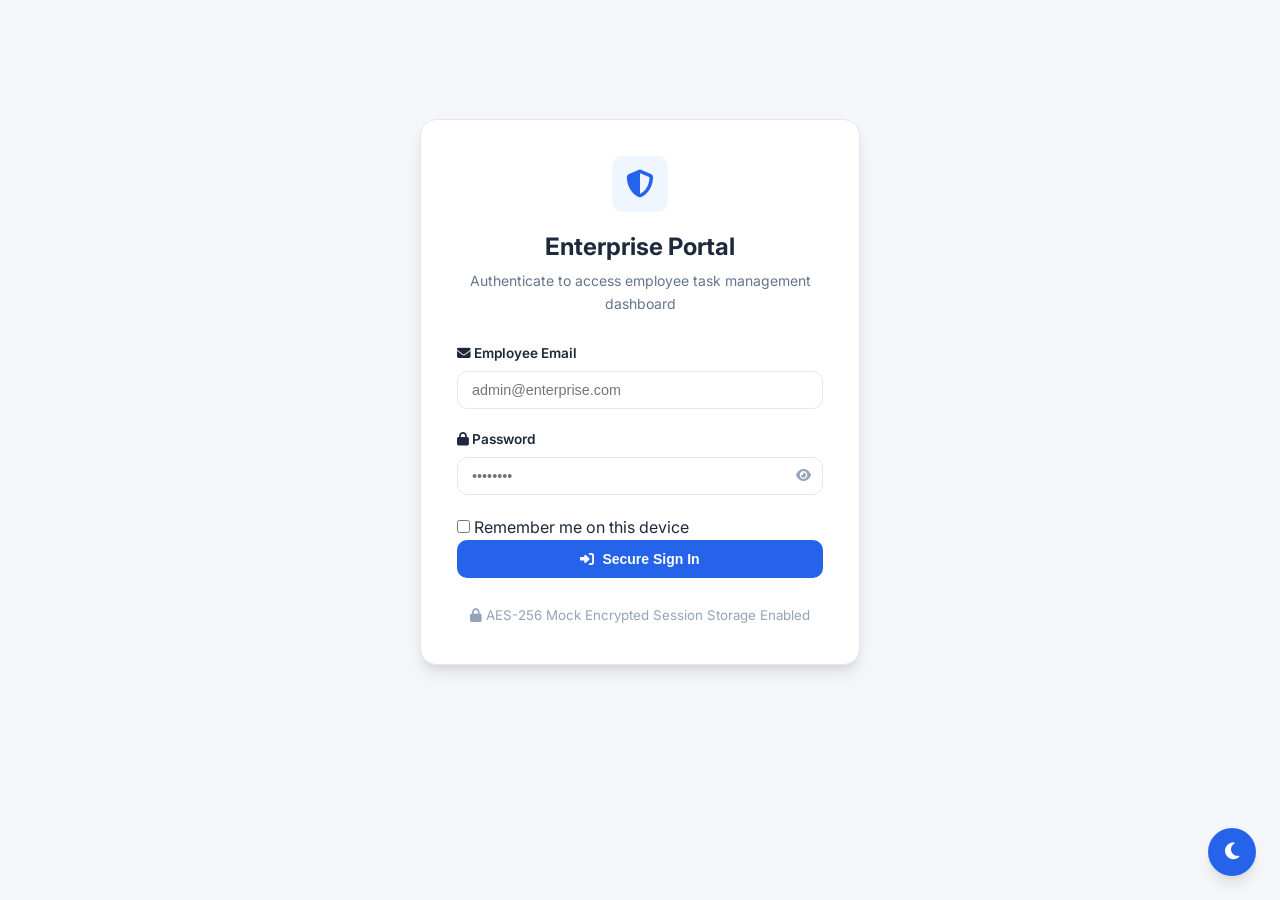
<file: index.html>
<!DOCTYPE html>
<html lang="en" data-theme="light">
<head>
    <meta charset="UTF-8">
    <meta name="viewport" content="width=device-width, initial-scale=1.0">
    <title>TaskFlow Enterprise | Executive Project & Task Management</title>
    <link rel="stylesheet" href="assets/css/styles.css">
    <link href="https://fonts.googleapis.com/css2?family=Inter:wght@300;400;500;600;700&display=swap" rel="stylesheet">
    <link rel="stylesheet" href="https://cdnjs.cloudflare.com/ajax/libs/font-awesome/6.4.0/css/all.min.css">
</head>
<body>
    <!-- Theme Toggle Switcher -->
    <div class="theme-toggle-container">
        <button id="themeToggleBtn" class="btn-icon" title="Toggle Theme" aria-label="Toggle Theme">
            <i class="fa-solid fa-moon"></i>
        </button>
    </div>

    <!-- Navigation Header (Hidden on Login) -->
    <header class="app-header" id="appHeader" style="display: none;">
        <div class="header-brand">
            <div class="brand-logo"><i class="fa-solid fa-layer-group"></i></div>
            <span class="brand-title">TaskPulse <span class="brand-badge">v1.0</span></span>
        </div>
        <nav class="main-nav">
            <button class="nav-btn active" data-target="dashboardView">
                <i class="fa-solid fa-chart-pie"></i> Dashboard
            </button>
            <button class="nav-btn" data-target="tasksView">
                <i class="fa-solid fa-list-check"></i> Tasks
            </button>
            <button class="nav-btn" data-target="reportsView">
                <i class="fa-solid fa-file-contract"></i> Reports
            </button>
        </nav>
        <div class="user-profile">
            <div class="avatar" id="userAvatar">A</div>
            <div class="user-info">
                <span class="user-name" id="userNameDisplay">Admin User</span>
                <span class="user-role">Project Lead</span>
            </div>
            <button id="logoutBtn" class="btn-text-danger" title="Logout">
                <i class="fa-solid fa-right-from-bracket"></i>
            </button>
        </div>
    </header>

    <!-- Main Container -->
    <main class="app-container">

        <!-- VIEW 1: AUTH / LOGIN SECTION -->
        <section id="loginView" class="view-section active-view">
            <div class="login-wrapper">
                <div class="login-card">
                    <div class="login-header">
                        <div class="login-logo"><i class="fa-solid fa-shield-halved"></i></div>
                        <h2>Enterprise Portal</h2>
                        <p>Authenticate to access employee task management dashboard</p>
                    </div>
                    
                    <form id="loginForm" class="login-form" novalidate>
                        <div class="form-group">
                            <label for="loginEmail"><i class="fa-solid fa-envelope"></i> Employee Email</label>
                            <input type="email" id="loginEmail" placeholder="admin@enterprise.com" required autocomplete="email">
                            <span class="error-msg" id="emailError">Please enter a valid work email.</span>
                        </div>

                        <div class="form-group">
                            <label for="loginPassword"><i class="fa-solid fa-lock"></i> Password</label>
                            <div class="password-input-wrapper">
                                <input type="password" id="loginPassword" placeholder="••••••••" required autocomplete="current-password">
                                <button type="button" class="toggle-password" id="togglePasswordBtn"><i class="fa-solid fa-eye"></i></button>
                            </div>
                            <span class="error-msg" id="passwordError">Password must be at least 6 characters.</span>
                        </div>

                        <div class="form-options">
                            <label class="checkbox-container">
                                <input type="checkbox" id="rememberMe">
                                <span class="checkmark"></span> Remember me on this device
                            </label>
                        </div>

                        <div id="authAlert" class="alert-box error" style="display: none;">
                            <i class="fa-solid fa-triangle-exclamation"></i> Invalid email or password credentials.
                        </div>

                        <button type="submit" class="btn btn-primary btn-block">
                            <i class="fa-solid fa-right-to-bracket"></i> Secure Sign In
                        </button>
                    </form>
                    <div class="login-footer">
                        <small><i class="fa-solid fa-lock"></i> AES-256 Mock Encrypted Session Storage Enabled</small>
                    </div>
                </div>
            </div>
        </section>

        <!-- VIEW 2: DASHBOARD -->
        <section id="dashboardView" class="view-section" style="display: none;">
            <div class="page-title-bar">
                <div>
                    <h1>Executive Dashboard</h1>
                    <p class="subtitle">Real-time status overview and operational metrics</p>
                </div>
                <div class="quick-actions">
                    <button class="btn btn-primary" id="quickNewTaskBtn">
                        <i class="fa-solid fa-plus"></i> New Task
                    </button>
                </div>
            </div>

            <!-- KPI Cards Grid -->
            <div class="kpi-grid">
                <div class="kpi-card total-projects">
                    <div class="kpi-icon"><i class="fa-solid fa-cubes"></i></div>
                    <div class="kpi-data">
                        <span class="kpi-value" id="kpiTotalProjects">0</span>
                        <span class="kpi-label">Active Projects</span>
                    </div>
                </div>
                <div class="kpi-card completed-tasks">
                    <div class="kpi-icon"><i class="fa-solid fa-circle-check"></i></div>
                    <div class="kpi-data">
                        <span class="kpi-value" id="kpiCompleted">0</span>
                        <span class="kpi-label">Completed Tasks</span>
                    </div>
                </div>
                <div class="kpi-card pending-tasks">
                    <div class="kpi-icon"><i class="fa-solid fa-clock-rotate-left"></i></div>
                    <div class="kpi-data">
                        <span class="kpi-value" id="kpiPending">0</span>
                        <span class="kpi-label">Pending / In Progress</span>
                    </div>
                </div>
                <div class="kpi-card overdue-tasks">
                    <div class="kpi-icon"><i class="fa-solid fa-triangle-exclamation"></i></div>
                    <div class="kpi-data">
                        <span class="kpi-value" id="kpiOverdue">0</span>
                        <span class="kpi-label">Overdue Tasks</span>
                    </div>
                </div>
            </div>

            <!-- Dashboard Analytics & Overview -->
            <div class="dashboard-widgets-grid">
                <!-- Progress & Stats Widget -->
                <div class="widget-card">
                    <div class="widget-header">
                        <h3><i class="fa-solid fa-chart-line"></i> Completion & Velocity</h3>
                    </div>
                    <div class="widget-body">
                        <div class="progress-container">
                            <div class="progress-info">
                                <span>Project Progress Rate</span>
                                <span id="progressPercentText" class="progress-badge">0%</span>
                            </div>
                            <div class="progress-bar-bg">
                                <div class="progress-bar-fill" id="progressBarFill" style="width: 0%;"></div>
                            </div>
                        </div>

                        <!-- Pure CSS/JS Visual Chart -->
                        <div class="chart-wrapper">
                            <h4>Task Priority Distribution</h4>
                            <div class="css-chart-bar-container">
                                <div class="chart-row">
                                    <span class="chart-label">High Priority</span>
                                    <div class="bar-track"><div class="bar-fill high-bar" id="barHigh" style="width: 0%;"></div></div>
                                    <span class="chart-count" id="countHigh">0</span>
                                </div>
                                <div class="chart-row">
                                    <span class="chart-label">Medium Priority</span>
                                    <div class="bar-track"><div class="bar-fill medium-bar" id="barMedium" style="width: 0%;"></div></div>
                                    <span class="chart-count" id="countMedium">0</span>
                                </div>
                                <div class="chart-row">
                                    <span class="chart-label">Low Priority</span>
                                    <div class="bar-track"><div class="bar-fill low-bar" id="barLow" style="width: 0%;"></div></div>
                                    <span class="chart-count" id="countLow">0</span>
                                </div>
                            </div>
                        </div>
                    </div>
                </div>

                <!-- High Priority Overdue Alert Widget -->
                <div class="widget-card urgent-widget">
                    <div class="widget-header">
                        <h3 class="text-danger"><i class="fa-solid fa-fire"></i> High Priority Overdue List</h3>
                        <span class="badge badge-danger" id="highPriorityOverdueBadge">0 Urgent</span>
                    </div>
                    <div class="widget-body">
                        <div class="urgent-tasks-list" id="urgentTasksContainer">
                            <p class="empty-msg"><i class="fa-solid fa-shield-cat"></i> No high priority overdue items!</p>
                        </div>
                    </div>
                </div>
            </div>
        </section>

        <!-- VIEW 3: TASKS MODULE -->
        <section id="tasksView" class="view-section" style="display: none;">
            <div class="page-title-bar">
                <div>
                    <h1>Task Management Center</h1>
                    <p class="subtitle">Create, filter, and track tasks for assigned employees</p>
                </div>
                <button class="btn btn-primary" id="openTaskModalBtn">
                    <i class="fa-solid fa-plus-circle"></i> Create New Task
                </button>
            </div>

            <!-- Controls: Search & Filters -->
            <div class="filter-card">
                <div class="filter-grid">
                    <div class="search-box">
                        <i class="fa-solid fa-magnifying-glass"></i>
                        <input type="text" id="employeeSearchInput" placeholder="Search by assigned employee name...">
                    </div>

                    <div class="filter-group">
                        <select id="priorityFilter">
                            <option value="ALL">All Priorities</option>
                            <option value="High">High Priority</option>
                            <option value="Medium">Medium Priority</option>
                            <option value="Low">Low Priority</option>
                        </select>
                    </div>

                    <div class="filter-group">
                        <select id="statusFilter">
                            <option value="ALL">All Statuses</option>
                            <option value="Pending">Pending</option>
                            <option value="In Progress">In Progress</option>
                            <option value="Completed">Completed</option>
                            <option value="Overdue">Overdue</option>
                        </select>
                    </div>

                    <button class="btn btn-secondary" id="resetFiltersBtn">
                        <i class="fa-solid fa-rotate"></i> Reset
                    </button>
                </div>
            </div>

            <!-- Tasks Table / Grid View -->
            <div class="table-card">
                <div class="table-responsive">
                    <table class="data-table" id="tasksTable">
                        <thead>
                            <tr>
                                <th>Task Title & Project</th>
                                <th>Assigned Employee</th>
                                <th>Priority</th>
                                <th>Dates (Start - Due)</th>
                                <th>Status</th>
                                <th>Actions</th>
                            </tr>
                        </thead>
                        <tbody id="tasksTableBody">
                            <!-- Injected via Javascript -->
                        </tbody>
                    </table>
                </div>
                <div id="noTasksFound" class="empty-state-card" style="display: none;">
                    <i class="fa-solid fa-box-open"></i>
                    <h3>No matching tasks found</h3>
                    <p>Try adjusting your search criteria or create a new task.</p>
                </div>
            </div>
        </section>

        <!-- VIEW 4: REPORTS SECTION -->
        <section id="reportsView" class="view-section" style="display: none;">
            <div class="page-title-bar">
                <div>
                    <h1>Executive Reports & Export</h1>
                    <p class="subtitle">Comprehensive performance breakdown and printable operational stats</p>
                </div>
                <div class="action-btn-group">
                    <button class="btn btn-secondary" id="exportJsonBtn">
                        <i class="fa-solid fa-file-code"></i> Export Tasks JSON
                    </button>
                    <button class="btn btn-primary" id="printReportBtn">
                        <i class="fa-solid fa-print"></i> Print Report
                    </button>
                </div>
            </div>

            <!-- Printable Document Wrapper -->
            <div class="report-document" id="printableReport">
                <div class="report-header">
                    <div class="report-brand">
                        <h2>TaskPulse System Report</h2>
                        <p>Allied Software Engineers - Internal Employee Task Audit</p>
                    </div>
                    <div class="report-meta">
                        <p><strong>Generated On:</strong> <span id="reportDate">--/--/----</span></p>
                        <p><strong>Report ID:</strong> <span id="reportId">RPT-88392</span></p>
                    </div>
                </div>

                <div class="report-kpi-summary">
                    <div class="report-stat-box">
                        <span class="title">Total Active Projects</span>
                        <span class="value" id="rptTotalProjects">0</span>
                    </div>
                    <div class="report-stat-box">
                        <span class="title">Completed Tasks</span>
                        <span class="value" id="rptCompleted">0</span>
                    </div>
                    <div class="report-stat-box">
                        <span class="title">Pending & In Progress</span>
                        <span class="value" id="rptPending">0</span>
                    </div>
                    <div class="report-stat-box warning">
                        <span class="title">Overdue Tasks</span>
                        <span class="value" id="rptOverdue">0</span>
                    </div>
                    <div class="report-stat-box highlight">
                        <span class="title">Overall Completion</span>
                        <span class="value" id="rptCompletionRate">0%</span>
                    </div>
                </div>

                <div class="report-section">
                    <h3>Employee Productivity Breakdown</h3>
                    <table class="report-table">
                        <thead>
                            <tr>
                                <th>Employee Name</th>
                                <th>Assigned Tasks</th>
                                <th>Completed</th>
                                <th>Pending</th>
                                <th>Overdue</th>
                            </tr>
                        </thead>
                        <tbody id="employeeReportBody">
                            <!-- Dynamically Generated -->
                        </tbody>
                    </table>
                </div>

                <div class="report-section">
                    <h3>Critical Alert & Overdue Logs</h3>
                    <table class="report-table">
                        <thead>
                            <tr>
                                <th>Task Title</th>
                                <th>Assignee</th>
                                <th>Priority</th>
                                <th>Due Date</th>
                                <th>Days Overdue</th>
                            </tr>
                        </thead>
                        <tbody id="overdueReportBody">
                            <!-- Dynamically Generated -->
                        </tbody>
                    </table>
                </div>

                <div class="report-footer">
                    <p>Confidential - Allied Software Engineers Internal Systems. Generated automatically by TaskPulse Pro.</p>
                </div>
            </div>
        </section>

    </main>

    <!-- TASK CREATION / EDIT MODAL -->
    <div class="modal-overlay" id="taskModal" style="display: none;">
        <div class="modal-card">
            <div class="modal-header">
                <h3 id="modalTitle"><i class="fa-solid fa-plus-circle"></i> Create Task</h3>
                <button class="close-modal-btn" id="closeTaskModalBtn">&times;</button>
            </div>
            <form id="taskForm" class="modal-body" novalidate>
                <input type="hidden" id="taskId">
                
                <div class="form-group">
                    <label for="taskTitle">Task Title *</label>
                    <input type="text" id="taskTitle" placeholder="e.g. Implement API Validation" required>
                    <span class="error-msg" id="taskTitleError">Task title is required.</span>
                </div>

                <div class="form-group">
                    <label for="projectName">Project Name *</label>
                    <input type="text" id="projectName" placeholder="e.g. Enterprise CRM" required>
                    <span class="error-msg" id="projectNameError">Project name is required.</span>
                </div>

                <div class="form-group">
                    <label for="assignedEmployee">Assigned Employee *</label>
                    <input type="text" id="assignedEmployee" placeholder="e.g. Wasiya Khan" required>
                    <span class="error-msg" id="assignedEmployeeError">Employee name is required.</span>
                </div>

                <div class="form-row">
                    <div class="form-group col">
                        <label for="taskPriority">Priority *</label>
                        <select id="taskPriority" required>
                            <option value="Low">Low</option>
                            <option value="Medium" selected>Medium</option>
                            <option value="High">High</option>
                        </select>
                    </div>

                    <div class="form-group col">
                        <label for="taskStatus">Status *</label>
                        <select id="taskStatus" required>
                            <option value="Pending">Pending</option>
                            <option value="In Progress">In Progress</option>
                            <option value="Completed">Completed</option>
                        </select>
                    </div>
                </div>

                <div class="form-row">
                    <div class="form-group col">
                        <label for="startDate">Start Date *</label>
                        <input type="date" id="startDate" required>
                        <span class="error-msg" id="startDateError">Start date is required.</span>
                    </div>

                    <div class="form-group col">
                        <label for="dueDate">Due Date *</label>
                        <input type="date" id="dueDate" required>
                        <span class="error-msg" id="dueDateError">Due date cannot be before start date.</span>
                    </div>
                </div>

                <div class="modal-footer">
                    <button type="button" class="btn btn-secondary" id="cancelTaskModalBtn">Cancel</button>
                    <button type="submit" class="btn btn-primary" id="saveTaskBtn"><i class="fa-solid fa-floppy-disk"></i> Save Task</button>
                </div>
            </form>
        </div>
    </div>

    <!-- Toast Notification System -->
    <div id="toastContainer" class="toast-container"></div>

    <script src="assets/js/auth.js"></script>
    <script src="assets/js/tasks.js"></script>
    <script src="assets/js/dashboard.js"></script>
    <script src="assets/js/app.js"></script>
</body>
</html>
</file>
<file: assets/css/styles.css>
/* ==========================================================================
   TaskPulse Pro - Modern UI Design System
   Allied Software Engineers Internship - Web & DevOps Assignment 04
   ========================================================================== */

:root {
    /* Color Palette - Light Mode */
    --bg-primary: #f4f6f9;
    --bg-surface: #ffffff;
    --bg-surface-elevated: #ffffff;
    --text-primary: #1e293b;
    --text-secondary: #64748b;
    --text-muted: #94a3b8;
    
    --brand-primary: #2563eb;
    --brand-primary-hover: #1d4ed8;
    --brand-light: #eff6ff;
    
    --accent-success: #10b981;
    --accent-success-bg: #ecfdf5;
    --accent-warning: #f59e0b;
    --accent-warning-bg: #fffbeb;
    --accent-danger: #ef4444;
    --accent-danger-bg: #fef2f2;
    --accent-info: #06b6d4;
    
    --border-color: #e2e8f0;
    --border-color-focus: #3b82f6;
    
    --shadow-sm: 0 1px 2px 0 rgba(0, 0, 0, 0.05);
    --shadow-md: 0 4px 6px -1px rgba(0, 0, 0, 0.1), 0 2px 4px -1px rgba(0, 0, 0, 0.06);
    --shadow-lg: 0 10px 15px -3px rgba(0, 0, 0, 0.1), 0 4px 6px -2px rgba(0, 0, 0, 0.05);
    
    --radius-sm: 6px;
    --radius-md: 10px;
    --radius-lg: 16px;
    --radius-full: 9999px;
    
    --transition: all 0.25s ease-in-out;
}

[data-theme="dark"] {
    --bg-primary: #0f172a;
    --bg-surface: #1e293b;
    --bg-surface-elevated: #334155;
    --text-primary: #f8fafc;
    --text-secondary: #cbd5e1;
    --text-muted: #64748b;
    
    --brand-primary: #3b82f6;
    --brand-primary-hover: #60a5fa;
    --brand-light: #1e3a8a;
    
    --accent-success: #34d399;
    --accent-success-bg: #064e3b;
    --accent-warning: #fbbf24;
    --accent-warning-bg: #78350f;
    --accent-danger: #f87171;
    --accent-danger-bg: #7f1d1d;
    
    --border-color: #334155;
    --border-color-focus: #60a5fa;
    
    --shadow-sm: 0 1px 2px 0 rgba(0, 0, 0, 0.5);
    --shadow-md: 0 4px 6px -1px rgba(0, 0, 0, 0.4);
    --shadow-lg: 0 10px 15px -3px rgba(0, 0, 0, 0.5);
}

/* Base Styles */
* {
    box-sizing: border-box;
    margin: 0;
    padding: 0;
}

body {
    font-family: 'Inter', -apple-system, BlinkMacSystemFont, sans-serif;
    background-color: var(--bg-primary);
    color: var(--text-primary);
    line-height: 1.6;
    transition: background-color 0.3s ease, color 0.3s ease;
    min-height: 100vh;
}

/* Floating Theme Toggle */
.theme-toggle-container {
    position: fixed;
    bottom: 24px;
    right: 24px;
    z-index: 1000;
}

.btn-icon {
    width: 48px;
    height: 48px;
    border-radius: 50%;
    border: none;
    background-color: var(--brand-primary);
    color: #ffffff;
    font-size: 1.2rem;
    cursor: pointer;
    box-shadow: var(--shadow-lg);
    display: flex;
    align-items: center;
    justify-content: center;
    transition: var(--transition);
}

.btn-icon:hover {
    transform: scale(1.1) rotate(15deg);
}

/* App Header Navigation */
.app-header {
    background-color: var(--bg-surface);
    border-bottom: 1px solid var(--border-color);
    padding: 12px 32px;
    display: flex;
    align-items: center;
    justify-content: space-between;
    position: sticky;
    top: 0;
    z-index: 100;
    box-shadow: var(--shadow-sm);
}

.header-brand {
    display: flex;
    align-items: center;
    gap: 12px;
}

.brand-logo {
    width: 38px;
    height: 38px;
    background-color: var(--brand-primary);
    color: #ffffff;
    border-radius: var(--radius-md);
    display: flex;
    align-items: center;
    justify-content: center;
    font-size: 1.2rem;
}

.brand-title {
    font-size: 1.25rem;
    font-weight: 700;
    color: var(--text-primary);
}

.brand-badge {
    font-size: 0.75rem;
    background-color: var(--brand-light);
    color: var(--brand-primary);
    padding: 2px 8px;
    border-radius: var(--radius-full);
    font-weight: 600;
}

.main-nav {
    display: flex;
    gap: 8px;
}

.nav-btn {
    background: transparent;
    border: none;
    color: var(--text-secondary);
    padding: 8px 16px;
    border-radius: var(--radius-md);
    font-weight: 500;
    cursor: pointer;
    transition: var(--transition);
    display: flex;
    align-items: center;
    gap: 8px;
}

.nav-btn:hover {
    background-color: var(--bg-primary);
    color: var(--text-primary);
}

.nav-btn.active {
    background-color: var(--brand-light);
    color: var(--brand-primary);
    font-weight: 600;
}

.user-profile {
    display: flex;
    align-items: center;
    gap: 12px;
}

.avatar {
    width: 36px;
    height: 36px;
    border-radius: 50%;
    background-color: var(--brand-primary);
    color: white;
    display: flex;
    align-items: center;
    justify-content: center;
    font-weight: 700;
}

.user-info {
    display: flex;
    flex-direction: column;
}

.user-name {
    font-size: 0.875rem;
    font-weight: 600;
}

.user-role {
    font-size: 0.75rem;
    color: var(--text-muted);
}

.btn-text-danger {
    background: transparent;
    border: none;
    color: var(--accent-danger);
    font-size: 1.1rem;
    cursor: pointer;
    padding: 6px;
    border-radius: var(--radius-sm);
    transition: var(--transition);
}

.btn-text-danger:hover {
    background-color: var(--accent-danger-bg);
}

/* App Container */
.app-container {
    max-width: 1280px;
    margin: 0 auto;
    padding: 32px 24px;
}

.view-section {
    animation: fadeIn 0.3s ease-in-out;
}

@keyframes fadeIn {
    from { opacity: 0; transform: translateY(8px); }
    to { opacity: 1; transform: translateY(0); }
}

.page-title-bar {
    display: flex;
    justify-content: space-between;
    align-items: center;
    margin-bottom: 24px;
}

.page-title-bar h1 {
    font-size: 1.75rem;
    font-weight: 700;
}

.subtitle {
    color: var(--text-secondary);
    font-size: 0.9rem;
}

/* Buttons */
.btn {
    padding: 10px 18px;
    border-radius: var(--radius-md);
    font-weight: 600;
    font-size: 0.875rem;
    cursor: pointer;
    border: 1px solid transparent;
    transition: var(--transition);
    display: inline-flex;
    align-items: center;
    gap: 8px;
}

.btn-primary {
    background-color: var(--brand-primary);
    color: #ffffff;
}

.btn-primary:hover {
    background-color: var(--brand-primary-hover);
}

.btn-secondary {
    background-color: var(--bg-surface);
    color: var(--text-primary);
    border-color: var(--border-color);
}

.btn-secondary:hover {
    background-color: var(--bg-primary);
}

.btn-block {
    width: 100%;
    justify-content: center;
}

.action-btn-group {
    display: flex;
    gap: 12px;
}

/* LOGIN SCREEN */
.login-wrapper {
    display: flex;
    justify-content: center;
    align-items: center;
    min-height: 80vh;
}

.login-card {
    background-color: var(--bg-surface);
    border: 1px solid var(--border-color);
    border-radius: var(--radius-lg);
    box-shadow: var(--shadow-lg);
    width: 100%;
    max-width: 440px;
    padding: 36px;
}

.login-header {
    text-align: center;
    margin-bottom: 28px;
}

.login-logo {
    width: 56px;
    height: 56px;
    background-color: var(--brand-light);
    color: var(--brand-primary);
    border-radius: var(--radius-md);
    display: flex;
    align-items: center;
    justify-content: center;
    font-size: 1.75rem;
    margin: 0 auto 16px auto;
}

.login-header h2 {
    font-size: 1.5rem;
    font-weight: 700;
}

.login-header p {
    color: var(--text-secondary);
    font-size: 0.875rem;
    margin-top: 4px;
}

.form-group {
    margin-bottom: 20px;
    display: flex;
    flex-direction: column;
}

.form-group label {
    font-size: 0.85rem;
    font-weight: 600;
    margin-bottom: 6px;
    color: var(--text-primary);
}

.form-group input, .form-group select {
    padding: 10px 14px;
    border: 1px solid var(--border-color);
    border-radius: var(--radius-md);
    background-color: var(--bg-surface);
    color: var(--text-primary);
    font-size: 0.9rem;
    outline: none;
    transition: var(--transition);
}

.form-group input:focus, .form-group select:focus {
    border-color: var(--border-color-focus);
    box-shadow: 0 0 0 3px rgba(59, 130, 246, 0.15);
}

.password-input-wrapper {
    position: relative;
    display: flex;
    align-items: center;
}

.password-input-wrapper input {
    width: 100%;
    padding-right: 40px;
}

.toggle-password {
    position: absolute;
    right: 12px;
    background: none;
    border: none;
    color: var(--text-muted);
    cursor: pointer;
}

.error-msg {
    color: var(--accent-danger);
    font-size: 0.75rem;
    margin-top: 4px;
    display: none;
}

.form-group.has-error input {
    border-color: var(--accent-danger);
}

.form-group.has-error .error-msg {
    display: block;
}

.alert-box {
    padding: 10px 14px;
    border-radius: var(--radius-md);
    font-size: 0.85rem;
    margin-bottom: 16px;
    display: flex;
    align-items: center;
    gap: 8px;
}

.alert-box.error {
    background-color: var(--accent-danger-bg);
    color: var(--accent-danger);
    border: 1px solid var(--accent-danger);
}

.login-footer {
    text-align: center;
    margin-top: 24px;
    color: var(--text-muted);
}

/* KPI CARDS GRID */
.kpi-grid {
    display: grid;
    grid-template-columns: repeat(auto-fit, minmax(240px, 1fr));
    gap: 20px;
    margin-bottom: 28px;
}

.kpi-card {
    background-color: var(--bg-surface);
    border: 1px solid var(--border-color);
    border-radius: var(--radius-md);
    padding: 20px;
    display: flex;
    align-items: center;
    gap: 16px;
    box-shadow: var(--shadow-sm);
}

.kpi-icon {
    width: 48px;
    height: 48px;
    border-radius: var(--radius-md);
    display: flex;
    align-items: center;
    justify-content: center;
    font-size: 1.4rem;
}

.total-projects .kpi-icon { background: var(--brand-light); color: var(--brand-primary); }
.completed-tasks .kpi-icon { background: var(--accent-success-bg); color: var(--accent-success); }
.pending-tasks .kpi-icon { background: var(--accent-warning-bg); color: var(--accent-warning); }
.overdue-tasks .kpi-icon { background: var(--accent-danger-bg); color: var(--accent-danger); }

.kpi-data {
    display: flex;
    flex-direction: column;
}

.kpi-value {
    font-size: 1.6rem;
    font-weight: 700;
}

.kpi-label {
    font-size: 0.8rem;
    color: var(--text-secondary);
}

/* DASHBOARD WIDGETS */
.dashboard-widgets-grid {
    display: grid;
    grid-template-columns: 1fr 1fr;
    gap: 24px;
}

@media (max-width: 900px) {
    .dashboard-widgets-grid {
        grid-template-columns: 1fr;
    }
}

.widget-card {
    background-color: var(--bg-surface);
    border: 1px solid var(--border-color);
    border-radius: var(--radius-md);
    padding: 24px;
    box-shadow: var(--shadow-sm);
}

.widget-header {
    display: flex;
    justify-content: space-between;
    align-items: center;
    margin-bottom: 20px;
    border-bottom: 1px solid var(--border-color);
    padding-bottom: 12px;
}

.widget-header h3 {
    font-size: 1.1rem;
    font-weight: 600;
}

.progress-container {
    margin-bottom: 24px;
}

.progress-info {
    display: flex;
    justify-content: space-between;
    font-size: 0.875rem;
    font-weight: 600;
    margin-bottom: 8px;
}

.progress-badge {
    color: var(--brand-primary);
}

.progress-bar-bg {
    width: 100%;
    height: 12px;
    background-color: var(--bg-primary);
    border-radius: var(--radius-full);
    overflow: hidden;
}

.progress-bar-fill {
    height: 100%;
    background-color: var(--brand-primary);
    border-radius: var(--radius-full);
    transition: width 0.5s ease-out;
}

/* Pure CSS Chart */
.chart-wrapper h4 {
    font-size: 0.9rem;
    margin-bottom: 12px;
    color: var(--text-secondary);
}

.css-chart-bar-container {
    display: flex;
    flex-direction: column;
    gap: 12px;
}

.chart-row {
    display: flex;
    align-items: center;
    gap: 12px;
    font-size: 0.85rem;
}

.chart-label {
    width: 120px;
    color: var(--text-secondary);
}

.bar-track {
    flex: 1;
    height: 10px;
    background-color: var(--bg-primary);
    border-radius: var(--radius-full);
    overflow: hidden;
}

.bar-fill {
    height: 100%;
    transition: width 0.5s ease-in-out;
}

.high-bar { background-color: var(--accent-danger); }
.medium-bar { background-color: var(--accent-warning); }
.low-bar { background-color: var(--accent-success); }

.chart-count {
    width: 24px;
    text-align: right;
    font-weight: 600;
}

/* High Priority Urgent Highlight Card */
.urgent-widget {
    border-left: 4px solid var(--accent-danger);
}

.urgent-tasks-list {
    display: flex;
    flex-direction: column;
    gap: 12px;
    max-height: 280px;
    overflow-y: auto;
}

.urgent-item {
    background-color: var(--accent-danger-bg);
    border: 1px solid var(--accent-danger);
    border-radius: var(--radius-md);
    padding: 12px;
    display: flex;
    justify-content: space-between;
    align-items: center;
}

.urgent-title {
    font-weight: 600;
    color: var(--accent-danger);

}

.urgent-meta {
    font-size: 0.75rem;
    color: var(--text-secondary);
}

.empty-msg {
    text-align: center;
    color: var(--text-muted);
    padding: 32px;
}

/* TASKS FILTER & TABLE */
.filter-card {
    background-color: var(--bg-surface);
    border: 1px solid var(--border-color);
    border-radius: var(--radius-md);
    padding: 16px;
    margin-bottom: 24px;
    box-shadow: var(--shadow-sm);
}

.filter-grid {
    display: grid;
    grid-template-columns: 2fr 1fr 1fr auto;
    gap: 12px;
    align-items: center;
}

@media (max-width: 768px) {
    .filter-grid {
        grid-template-columns: 1fr;
    }
}

.search-box {
    position: relative;
    display: flex;
    align-items: center;
}

.search-box i {
    position: absolute;
    left: 12px;
    color: var(--text-muted);
}

.search-box input {
    width: 100%;
    padding: 10px 10px 10px 36px;
    border: 1px solid var(--border-color);
    border-radius: var(--radius-md);
    background-color: var(--bg-surface);
    color: var(--text-primary);
    outline: none;
}

.filter-group select {
    width: 100%;
}

.table-card {
    background-color: var(--bg-surface);
    border: 1px solid var(--border-color);
    border-radius: var(--radius-md);
    overflow: hidden;
    box-shadow: var(--shadow-sm);
}

.table-responsive {
    overflow-x: auto;
}

.data-table {
    width: 100%;
    border-collapse: collapse;
    text-align: left;
    font-size: 0.875rem;
}

.data-table th, .data-table td {
    padding: 14px 18px;
    border-bottom: 1px solid var(--border-color);
}

.data-table th {
    background-color: var(--bg-primary);
    font-weight: 600;
    color: var(--text-secondary);
}

.data-table tr:hover {
    background-color: rgba(0,0,0,0.02);
}

/* Task Priority & Status Highlights */
.priority-high-row {
    border-left: 4px solid var(--accent-danger);
    background-color: rgba(239, 68, 68, 0.03);
}

.badge {
    padding: 4px 10px;
    border-radius: var(--radius-full);
    font-size: 0.75rem;
    font-weight: 600;
    display: inline-block;
}

.badge-high { background-color: var(--accent-danger-bg); color: var(--accent-danger); }
.badge-medium { background-color: var(--accent-warning-bg); color: var(--accent-warning); }
.badge-low { background-color: var(--accent-success-bg); color: var(--accent-success); }

.badge-pending { background-color: var(--bg-primary); color: var(--text-secondary); }
.badge-progress { background-color: var(--brand-light); color: var(--brand-primary); }
.badge-completed { background-color: var(--accent-success-bg); color: var(--accent-success); }
.badge-overdue { background-color: var(--accent-danger-bg); color: var(--accent-danger); }

.action-btns {
    display: flex;
    gap: 8px;
}

.btn-sm {
    padding: 6px 10px;
    font-size: 0.75rem;
    border-radius: var(--radius-sm);
}

.empty-state-card {
    text-align: center;
    padding: 48px;
    color: var(--text-muted);
}

.empty-state-card i {
    font-size: 3rem;
    margin-bottom: 12px;
}

/* MODAL */
.modal-overlay {
    position: fixed;
    top: 0; left: 0; right: 0; bottom: 0;
    background-color: rgba(0,0,0,0.5);
    z-index: 1000;
    display: flex;
    align-items: center;
    justify-content: center;
    padding: 16px;
    backdrop-filter: blur(4px);
}

.modal-card {
    background-color: var(--bg-surface);
    border-radius: var(--radius-lg);
    width: 100%;
    max-width: 550px;
    box-shadow: var(--shadow-lg);
    overflow: hidden;
    animation: modalSlideUp 0.25s ease-out;
}

@keyframes modalSlideUp {
    from { opacity: 0; transform: translateY(20px); }
    to { opacity: 1; transform: translateY(0); }
}

.modal-header {
    padding: 18px 24px;
    border-bottom: 1px solid var(--border-color);
    display: flex;
    justify-content: space-between;
    align-items: center;
}

.close-modal-btn {
    background: none;
    border: none;
    font-size: 1.5rem;
    cursor: pointer;
    color: var(--text-muted);
}

.modal-body {
    padding: 24px;
}

.form-row {
    display: flex;
    gap: 16px;
}

.form-row .col {
    flex: 1;
}

.modal-footer {
    display: flex;
    justify-content: flex-end;
    gap: 12px;
    margin-top: 24px;
}

/* REPORTS PRINT DOCUMENT */
.report-document {
    background-color: var(--bg-surface);
    border: 1px solid var(--border-color);
    border-radius: var(--radius-md);
    padding: 32px;
    box-shadow: var(--shadow-sm);
}

.report-header {
    display: flex;
    justify-content: space-between;
    border-bottom: 2px solid var(--brand-primary);
    padding-bottom: 16px;
    margin-bottom: 24px;
}

.report-kpi-summary {
    display: grid;
    grid-template-columns: repeat(5, 1fr);
    gap: 12px;
    margin-bottom: 28px;
}

.report-stat-box {
    background-color: var(--bg-primary);
    padding: 14px;
    border-radius: var(--radius-sm);
    text-align: center;
}

.report-stat-box .title {
    display: block;
    font-size: 0.75rem;
    color: var(--text-secondary);
}

.report-stat-box .value {
    font-size: 1.25rem;
    font-weight: 700;
}

.report-stat-box.warning .value { color: var(--accent-danger); }
.report-stat-box.highlight .value { color: var(--brand-primary); }

.report-section {
    margin-bottom: 24px;
}

.report-section h3 {
    font-size: 1rem;
    margin-bottom: 12px;
    color: var(--text-primary);
}

.report-table {
    width: 100%;
    border-collapse: collapse;
    font-size: 0.85rem;
}

.report-table th, .report-table td {
    border: 1px solid var(--border-color);
    padding: 8px 12px;
    text-align: left;
}

.report-table th {
    background-color: var(--bg-primary);
}

.report-footer {
    text-align: center;
    font-size: 0.75rem;
    color: var(--text-muted);
    border-top: 1px solid var(--border-color);
    padding-top: 16px;
    margin-top: 32px;
}

/* Toast Notifications */
.toast-container {
    position: fixed;
    bottom: 24px;
    left: 24px;
    z-index: 10000;
    display: flex;
    flex-direction: column;
    gap: 8px;
}

.toast {
    padding: 12px 18px;
    border-radius: var(--radius-md);
    background-color: var(--bg-surface-elevated);
    color: var(--text-primary);
    box-shadow: var(--shadow-lg);
    border-left: 4px solid var(--brand-primary);
    font-size: 0.875rem;
    animation: toastIn 0.3s ease;
}

@keyframes toastIn {
    from { opacity: 0; transform: translateX(-20px); }
    to { opacity: 1; transform: translateX(0); }
}

/* PRINT MEDIA STYLES */
@media print {
    body {
        background-color: #ffffff !important;
        color: #000000 !important;
    }

    .app-header, .theme-toggle-container, .page-title-bar, .action-btn-group {
        display: none !important;
    }

    .report-document {
        border: none !important;
        padding: 0 !important;
        box-shadow: none !important;
    }

    .report-table th {
        background-color: #f1f5f9 !important;
        color: #000000 !important;
    }
}
</file>
